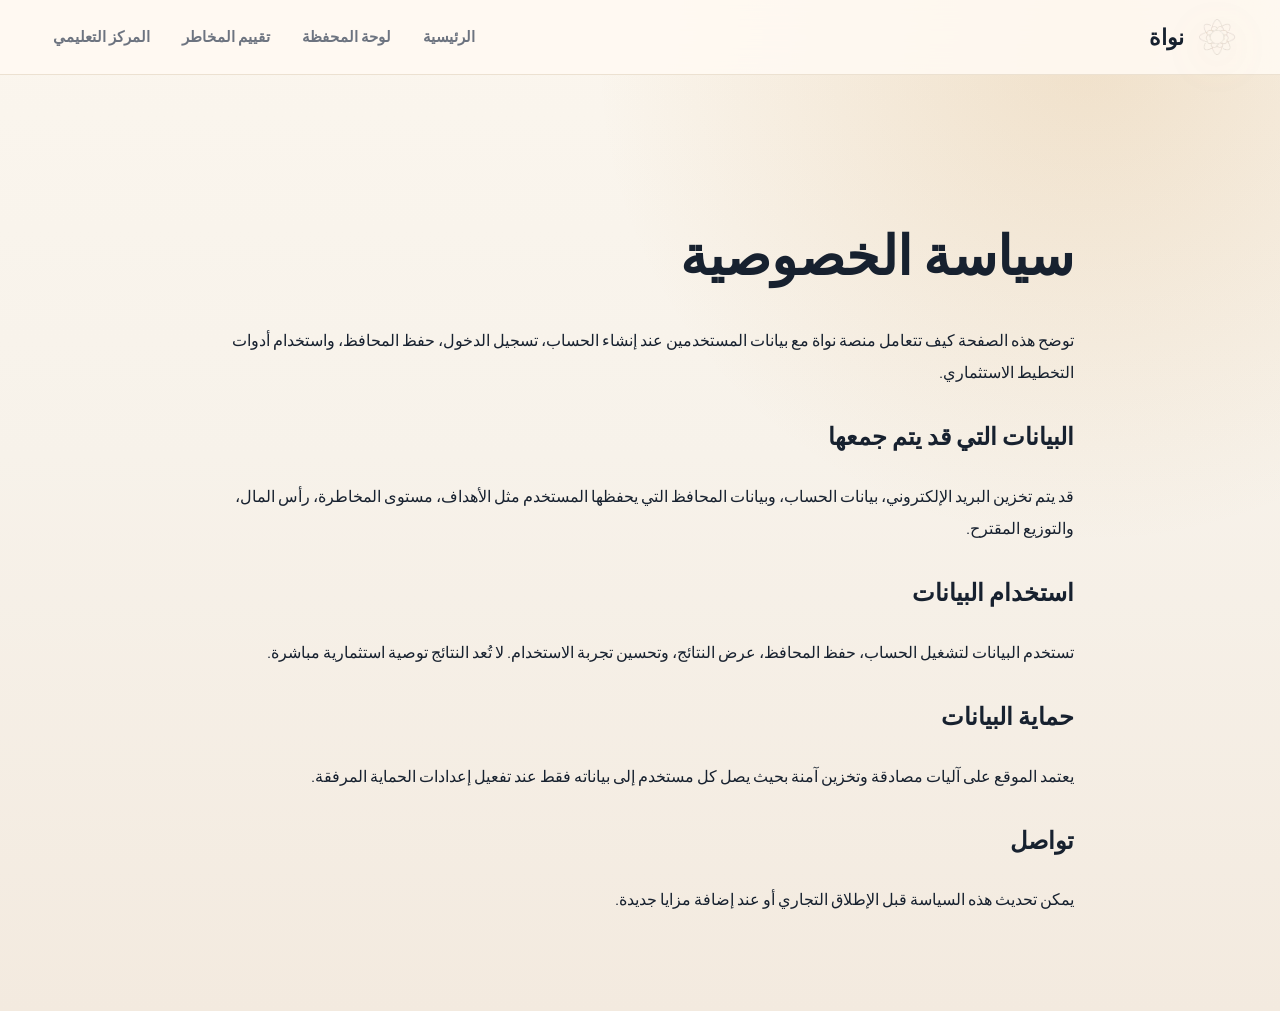
<file: privacy.html>
<!doctype html>
<html lang="ar" dir="rtl">
<head>
<meta charset="utf-8">
<meta name="viewport" content="width=device-width, initial-scale=1">
<title>سياسة الخصوصية | نواة</title>
<meta name="description" content="سياسة الخصوصية لمنصة نواة.">
<link rel="stylesheet" href="styles.css">
<link rel="icon" type="image/png" href="nawa-logo.png">
</head>
<body>
<header class="site-header"><a class="brand" href="index.html"><img class="brand-logo" src="nawa-logo.png" alt="شعار نواة"><span class="brand-name">نواة</span></a><nav class="main-nav"><a href="index.html">الرئيسية</a><a href="builder.html">لوحة المحفظة</a><a href="risk.html">تقييم المخاطر</a><a href="learn.html">المركز التعليمي</a></nav></header>
<main class="legal-page">
<section class="premium-card legal-card">
<h1>سياسة الخصوصية</h1>
<p>توضح هذه الصفحة كيف تتعامل منصة نواة مع بيانات المستخدمين عند إنشاء الحساب، تسجيل الدخول، حفظ المحافظ، واستخدام أدوات التخطيط الاستثماري.</p>
<h2>البيانات التي قد يتم جمعها</h2>
<p>قد يتم تخزين البريد الإلكتروني، بيانات الحساب، وبيانات المحافظ التي يحفظها المستخدم مثل الأهداف، مستوى المخاطرة، رأس المال، والتوزيع المقترح.</p>
<h2>استخدام البيانات</h2>
<p>تستخدم البيانات لتشغيل الحساب، حفظ المحافظ، عرض النتائج، وتحسين تجربة الاستخدام. لا تُعد النتائج توصية استثمارية مباشرة.</p>
<h2>حماية البيانات</h2>
<p>يعتمد الموقع على آليات مصادقة وتخزين آمنة بحيث يصل كل مستخدم إلى بياناته فقط عند تفعيل إعدادات الحماية المرفقة.</p>
<h2>تواصل</h2>
<p>يمكن تحديث هذه السياسة قبل الإطلاق التجاري أو عند إضافة مزايا جديدة.</p>
</section>
</main>
</body></html>
</file>
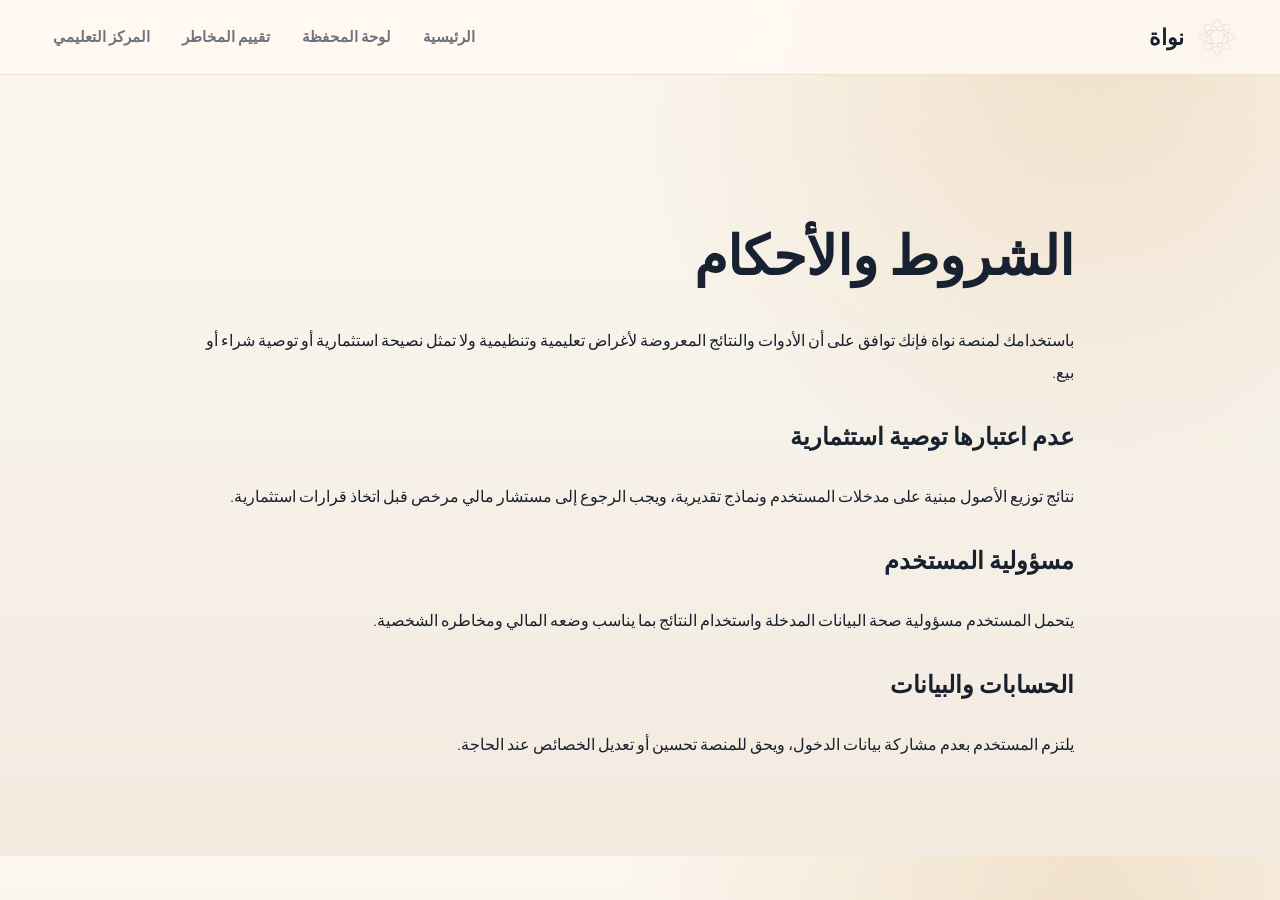
<file: terms.html>
<!doctype html>
<html lang="ar" dir="rtl">
<head>
<meta charset="utf-8">
<meta name="viewport" content="width=device-width, initial-scale=1">
<title>الشروط والأحكام | نواة</title>
<meta name="description" content="الشروط والأحكام لاستخدام منصة نواة.">
<link rel="stylesheet" href="styles.css">
<link rel="icon" type="image/png" href="nawa-logo.png">
</head>
<body>
<header class="site-header"><a class="brand" href="index.html"><img class="brand-logo" src="nawa-logo.png" alt="شعار نواة"><span class="brand-name">نواة</span></a><nav class="main-nav"><a href="index.html">الرئيسية</a><a href="builder.html">لوحة المحفظة</a><a href="risk.html">تقييم المخاطر</a><a href="learn.html">المركز التعليمي</a></nav></header>
<main class="legal-page">
<section class="premium-card legal-card">
<h1>الشروط والأحكام</h1>
<p>باستخدامك لمنصة نواة فإنك توافق على أن الأدوات والنتائج المعروضة لأغراض تعليمية وتنظيمية ولا تمثل نصيحة استثمارية أو توصية شراء أو بيع.</p>
<h2>عدم اعتبارها توصية استثمارية</h2>
<p>نتائج توزيع الأصول مبنية على مدخلات المستخدم ونماذج تقديرية، ويجب الرجوع إلى مستشار مالي مرخص قبل اتخاذ قرارات استثمارية.</p>
<h2>مسؤولية المستخدم</h2>
<p>يتحمل المستخدم مسؤولية صحة البيانات المدخلة واستخدام النتائج بما يناسب وضعه المالي ومخاطره الشخصية.</p>
<h2>الحسابات والبيانات</h2>
<p>يلتزم المستخدم بعدم مشاركة بيانات الدخول، ويحق للمنصة تحسين أو تعديل الخصائص عند الحاجة.</p>
</section>
</main>
</body></html>
</file>
<file: styles.css>
@import url('https://fonts.googleapis.com/css2?family=Manrope:wght@400;500;600;700;800&display=swap');
:root{--bg:#f7f2ea;--panel:#fffaf3;--ink:#17212f;--muted:#6d7480;--line:#eadfce;--blue:#315fce;--teal:#0a816d;--amber:#c2832b;--rose:#d26452;--violet:#7665d8;--cream:#fff7ea;--soft:#f0e6d7;--shadow:0 22px 55px rgba(65,48,30,.12);--radius:22px}*{box-sizing:border-box}html{scroll-behavior:smooth}body{margin:0;background:radial-gradient(circle at 85% 5%,rgba(194,131,43,.18),transparent 34%),linear-gradient(180deg,#fbf6ee 0%,#f7f2ea 45%,#f3eadf 100%);color:var(--ink);font-family:"Segoe UI",Tahoma,Arial,sans-serif;line-height:1.75}a{color:inherit;text-decoration:none}.site-header{position:sticky;top:0;z-index:20;display:flex;align-items:center;justify-content:space-between;gap:18px;padding:14px max(20px,calc((100% - 1200px)/2));background:rgba(255,250,243,.88);border-bottom:1px solid rgba(234,223,206,.9);backdrop-filter:blur(18px)}.brand{display:inline-flex;align-items:center;gap:10px;font-weight:900}.brand-logo{width:46px;height:46px;object-fit:contain;filter:drop-shadow(0 10px 20px rgba(194,131,43,.25))}.brand-name{font-size:1.35rem}.main-nav{display:flex;align-items:center;gap:6px;flex-wrap:wrap}.main-nav a,.header-cta{padding:9px 13px;border-radius:999px;color:var(--muted);font-weight:800;font-size:.95rem}.main-nav a.active,.main-nav a:hover{background:#efe4d4;color:var(--ink)}.header-cta{background:var(--ink);color:#fff;white-space:nowrap}.hero,.section,.dashboard-shell,.site-footer{width:min(1200px,calc(100% - 36px));margin-inline:auto}.hero{min-height:calc(100svh - 90px);display:grid;grid-template-columns:minmax(0,1.08fr) minmax(340px,460px);align-items:center;gap:58px;padding:58px 0}.hero-copy h1,.page-title h1,.dashboard-hero h1{margin:0;max-width:840px;font-size:clamp(2.45rem,6vw,5.1rem);line-height:1.06;letter-spacing:-.04em}.dashboard-hero h1,.page-title h1{font-size:clamp(2.1rem,4vw,3.8rem)}.eyebrow{margin:0 0 10px;color:var(--teal);font-weight:950;letter-spacing:.04em}.lead{max-width:730px;margin:18px 0 0;color:var(--muted);font-size:1.12rem}.compact{max-width:620px}.hero-actions,.risk-actions{display:flex;gap:12px;flex-wrap:wrap;margin-top:30px}.button{display:inline-flex;align-items:center;justify-content:center;gap:9px;min-height:48px;padding:11px 18px;border:1px solid var(--line);border-radius:999px;background:#fff;color:var(--ink);font:inherit;font-weight:900;cursor:pointer;transition:.18s}.button:hover{transform:translateY(-2px);box-shadow:0 14px 28px rgba(23,33,47,.12)}.button.primary{color:#fff;background:linear-gradient(135deg,var(--teal),var(--blue));border-color:transparent}.button.secondary{background:#fffaf3}.button svg,.feature-card svg,.type-card svg,.security-band svg,.trust-row svg,.tool-panel h2 svg{width:20px;height:20px}.trust-row{display:flex;gap:10px;flex-wrap:wrap;margin-top:26px}.trust-row span{display:inline-flex;align-items:center;gap:7px;padding:8px 12px;border:1px solid var(--line);border-radius:999px;background:rgba(255,250,243,.75);color:var(--muted);font-weight:800}.portfolio-visual,.tool-panel,.risk-result,.feature-card,.type-card,.security-band,.status-card,.disclosure-card{background:rgba(255,250,243,.94);border:1px solid var(--line);border-radius:var(--radius);box-shadow:var(--shadow)}.premium-card{padding:26px}.visual-topline,.result-heading,.chart-head{display:flex;align-items:center;justify-content:space-between;gap:14px}.visual-topline span,.visual-topline strong{font-weight:950}.allocation-ring{--stock:55;--safe:28;--real:10;--alt:7;width:220px;height:220px;margin:28px auto;display:grid;place-items:center;border-radius:50%;background:conic-gradient(var(--blue) 0 calc(var(--stock)*1%),var(--teal) 0 calc((var(--stock) + var(--safe))*1%),var(--amber) 0 calc((var(--stock) + var(--safe) + var(--real))*1%),var(--rose) 0 100%);position:relative}.allocation-ring:after{content:"";position:absolute;inset:24px;border-radius:50%;background:var(--panel);box-shadow:inset 0 0 0 1px var(--line)}.allocation-ring span{position:relative;z-index:1;font-weight:950}.allocation-ring.large{width:250px;height:250px;flex:0 0 auto}.visual-ledger{display:grid;gap:13px}.visual-ledger div,.allocation-item{--w:50%;display:grid;gap:7px}.visual-ledger div:after,.allocation-item b{content:"";display:block;width:var(--w);height:9px;border-radius:99px;background:var(--bar)}.visual-ledger div{grid-template-columns:1fr auto}.visual-ledger div:after{grid-column:1/-1}.mini-chart{height:82px;display:flex;align-items:end;gap:10px;margin:10px 0 22px}.mini-chart span{flex:1;border-radius:14px 14px 4px 4px;background:linear-gradient(180deg,var(--teal),var(--blue));opacity:.82}.mini-chart span:nth-child(1){height:38%}.mini-chart span:nth-child(2){height:52%}.mini-chart span:nth-child(3){height:45%}.mini-chart span:nth-child(4){height:68%}.mini-chart span:nth-child(5){height:78%}.mini-chart span:nth-child(6){height:92%}.feature-grid,.portfolio-types,.principle-grid{display:grid;grid-template-columns:repeat(4,1fr);gap:18px;padding:26px 0 48px}.feature-card,.type-card,.principle-grid article,.disclosure-card{padding:24px}.feature-card i,.feature-card svg,.type-card i,.type-card svg{display:grid;place-items:center;width:46px;height:46px;border-radius:16px;background:#efe4d4;color:var(--teal);margin-bottom:14px}.feature-card h2,.type-card h2,.security-band h2,.principles h2{margin:0 0 10px}.feature-card p,.type-card p,.security-band p,.principle-grid p,.notes p,.site-footer p{color:var(--muted);margin:0}.security-band{display:grid;grid-template-columns:1fr .9fr;gap:28px;align-items:center;padding:30px;margin-bottom:54px}.security-band ul{display:grid;gap:12px;margin:0;padding:0;list-style:none}.security-band li{display:flex;gap:9px;align-items:center;font-weight:850}.dashboard-shell{padding:34px 0 50px}.dashboard-hero{display:flex;justify-content:space-between;align-items:end;gap:22px;margin-bottom:22px}.status-card{padding:20px;min-width:260px}.status-card span,.status-card small{display:block;color:var(--muted)}.status-card strong{display:block;font-size:1.2rem;margin:5px 0}.dashboard-grid{display:grid;grid-template-columns:390px minmax(0,1fr);gap:22px;align-items:start}.tool-panel{padding:24px}.tool-panel h2{display:flex;align-items:center;gap:8px;margin:0 0 18px}.form-grid{display:grid;gap:14px}label,legend{font-weight:850}input,select{width:100%;margin-top:7px;padding:12px 13px;border:1px solid var(--line);border-radius:16px;background:#fff;color:var(--ink);font:inherit}fieldset{margin:0;padding:14px;border:1px solid var(--line);border-radius:18px}.segmented{display:grid;gap:8px;margin-top:8px}.segmented label,.question-list label{display:flex;align-items:center;gap:8px;padding:9px 11px;border-radius:14px;background:#fff}.segmented input,.question-list input{width:auto;margin:0}.score-pill{padding:9px 14px;border-radius:999px;background:#efe4d4;color:var(--teal);font-weight:950}.result-layout{display:flex;gap:24px;align-items:center}.allocation-list{display:grid;gap:12px;flex:1}.allocation-item header{display:flex;align-items:center;justify-content:space-between}.allocation-item b{font-size:0;color:transparent}.insight-strip{display:grid;grid-template-columns:repeat(3,1fr);gap:12px;margin:20px 0}.insight-strip div{padding:15px;border:1px solid var(--line);border-radius:18px;background:#fff}.insight-strip span{display:block;color:var(--muted);font-size:.9rem}.insight-strip strong{font-size:1.15rem}.chart-card{padding:18px;border:1px solid var(--line);border-radius:20px;background:#fff;margin:18px 0}.chart-card h3{margin:0}.chart-head span{color:var(--muted);font-weight:800}.notes{display:grid;gap:10px}.notes p{padding:12px 14px;border-right:4px solid var(--teal);background:#fff;border-radius:14px}.risk-page{display:grid;grid-template-columns:1fr 360px;gap:22px;padding:42px 0 54px}.page-title{grid-column:1/-1;padding:20px 0}.question-list{display:grid;gap:16px}.question-list fieldset{background:var(--panel);box-shadow:var(--shadow)}.risk-result{position:sticky;top:92px;padding:24px;align-self:start}.meter{height:14px;border-radius:99px;background:#efe4d4;overflow:hidden}.meter span{display:block;height:100%;width:var(--meter,10%);background:linear-gradient(90deg,var(--teal),var(--amber),var(--rose));border-radius:inherit}.portfolio-types{grid-template-columns:repeat(3,1fr)}.type-card dl{display:grid;grid-template-columns:1fr auto;gap:8px;margin:18px 0 0}.type-card dt{color:var(--muted)}.type-card dd{margin:0;font-weight:950}.principles{padding-bottom:34px}.principle-grid{grid-template-columns:repeat(4,1fr);padding:0}.principle-grid article{background:#fff;border:1px solid var(--line);border-radius:20px}.principle-grid span{display:inline-grid;place-items:center;width:38px;height:38px;border-radius:14px;background:#efe4d4;color:var(--teal);font-weight:950}.disclosure-card{margin-bottom:50px}.site-footer{padding:24px 0 34px;border-top:1px solid var(--line);text-align:center}@media(max-width:980px){.hero,.dashboard-grid,.risk-page,.security-band{grid-template-columns:1fr}.dashboard-hero{align-items:start;flex-direction:column}.feature-grid,.principle-grid{grid-template-columns:repeat(2,1fr)}.portfolio-types{grid-template-columns:1fr}.result-layout{flex-direction:column}.insight-strip{grid-template-columns:repeat(2,1fr)}.risk-result{position:static}}@media(max-width:640px){.site-header{align-items:flex-start;flex-direction:column}.header-cta{display:none}.hero{padding-top:30px}.feature-grid,.principle-grid,.insight-strip{grid-template-columns:1fr}.allocation-ring.large{width:210px;height:210px}.premium-card,.tool-panel{padding:18px}.main-nav a{font-size:.88rem;padding:7px 9px}}


*{
    font-family: 'Manrope', sans-serif !important;
}


/* Risk Assessment Layout Fix */
.risk-tab,
.risk-level,
.risk-assessment,
.risk-card {
    display: flex;
    align-items: center;
    justify-content: space-between;
    gap: 12px;
    flex-wrap: wrap;
}

.risk-tab span,
.risk-level span,
.risk-assessment span,
.risk-card span {
    line-height: 1.7;
    white-space: normal;
    text-align: right;
}

.risk-tab h3,
.risk-level h3,
.risk-assessment h3,
.risk-card h3 {
    font-size: 1rem;
    line-height: 1.6;
}

@media (max-width: 768px) {
    .risk-tab,
    .risk-level,
    .risk-assessment,
    .risk-card {
        flex-direction: column;
        align-items: flex-start;
    }
}


/* ===== Risk Assessment Redesigned ===== */

.risk-assessment-container,
.risk-assessment,
.risk-card,
.risk-item,
.risk-box {
    width: 100%;
}

.risk-card,
.risk-item,
.risk-box {
    background: rgba(255,255,255,0.04);
    border: 1px solid rgba(255,255,255,0.08);
    border-radius: 18px;
    padding: 18px 20px;
    margin-bottom: 14px;
    display: flex;
    flex-direction: column;
    align-items: flex-start;
    justify-content: center;
    gap: 10px;
}

.risk-card h3,
.risk-item h3,
.risk-box h3,
.risk-card h4,
.risk-item h4,
.risk-box h4 {
    font-size: 18px;
    font-weight: 700;
    line-height: 1.8;
    color: #ffffff;
    margin: 0;
    text-align: right;
}

.risk-card p,
.risk-item p,
.risk-box p,
.risk-card span,
.risk-item span,
.risk-box span {
    font-size: 15px;
    line-height: 2;
    color: rgba(255,255,255,0.72);
    text-align: right;
    width: 100%;
    word-break: break-word;
}

.risk-score,
.risk-badge {
    padding: 8px 14px;
    border-radius: 12px;
    background: linear-gradient(135deg,#f6d365,#fda085);
    color: #071120;
    font-weight: 700;
    font-size: 14px;
    align-self: flex-start;
}

@media (max-width: 768px) {
    .risk-card,
    .risk-item,
    .risk-box {
        padding: 16px;
        border-radius: 16px;
    }

    .risk-card h3,
    .risk-item h3,
    .risk-box h3 {
        font-size: 16px;
    }

    .risk-card p,
    .risk-item p,
    .risk-box p {
        font-size: 14px;
        line-height: 1.9;
    }
}


/* ===== Better Risk Assessment Tab Design ===== */
.risk-page-pro{
  grid-template-columns:minmax(0,1fr) 390px !important;
  gap:26px !important;
  align-items:start;
  padding-top:34px !important;
}

.risk-hero-pro{
  position:relative;
  padding:34px !important;
  border:1px solid rgba(234,223,206,.85);
  border-radius:28px;
  background:
    radial-gradient(circle at 12% 10%, rgba(194,131,43,.16), transparent 34%),
    linear-gradient(135deg, rgba(255,250,243,.96), rgba(245,236,222,.82));
  box-shadow:0 22px 55px rgba(65,48,30,.10);
  overflow:hidden;
}

.risk-hero-pro:after{
  content:"";
  position:absolute;
  left:-70px;
  top:-70px;
  width:190px;
  height:190px;
  border-radius:50%;
  background:rgba(10,129,109,.08);
}

.risk-hero-pro h1{
  max-width:820px;
  margin-bottom:10px;
}

.risk-hero-pills{
  display:flex;
  gap:10px;
  flex-wrap:wrap;
  margin-top:22px;
}

.risk-hero-pills span{
  display:inline-flex;
  align-items:center;
  gap:8px;
  padding:9px 13px;
  border-radius:999px;
  background:#fffaf3;
  border:1px solid var(--line);
  color:var(--ink);
  font-weight:850;
  box-shadow:0 10px 26px rgba(65,48,30,.06);
}

.risk-hero-pills svg{
  width:18px;
  height:18px;
  color:var(--teal);
}

.risk-question-grid{
  gap:18px !important;
}

.risk-question-card{
  position:relative;
  padding:24px !important;
  border-radius:24px !important;
  background:rgba(255,250,243,.95) !important;
  border:1px solid rgba(234,223,206,.95) !important;
  box-shadow:0 18px 42px rgba(65,48,30,.09) !important;
  transition:.2s ease;
}

.risk-question-card:hover{
  transform:translateY(-2px);
  box-shadow:0 24px 55px rgba(65,48,30,.12) !important;
}

.risk-question-card .question-number{
  display:inline-grid;
  place-items:center;
  width:42px;
  height:42px;
  border-radius:15px;
  background:#efe4d4;
  color:var(--teal);
  font-weight:950;
  margin-bottom:12px;
}

.risk-question-card legend{
  display:block;
  width:100%;
  margin-bottom:14px;
  font-size:1.08rem;
  line-height:1.8;
  font-weight:950;
  color:var(--ink);
}

.risk-question-card label{
  display:flex !important;
  align-items:center !important;
  gap:12px !important;
  min-height:48px;
  padding:12px 14px !important;
  margin-top:10px;
  border:1px solid transparent;
  border-radius:16px !important;
  background:#fff !important;
  color:var(--ink);
  cursor:pointer;
  transition:.18s ease;
}

.risk-question-card label:hover{
  border-color:rgba(10,129,109,.25);
  background:#fbf6ee !important;
}

.risk-question-card input[type="radio"]{
  appearance:none;
  width:20px !important;
  height:20px !important;
  margin:0 !important;
  border-radius:50%;
  border:2px solid #d6c7b3;
  background:#fff;
  flex:0 0 auto;
}

.risk-question-card input[type="radio"]:checked{
  border:6px solid var(--teal);
  box-shadow:0 0 0 4px rgba(10,129,109,.10);
}

.risk-question-card label:has(input[type="radio"]:checked){
  border-color:rgba(10,129,109,.35);
  background:linear-gradient(135deg,#ffffff,#f5eee4) !important;
}

.risk-question-card label span{
  color:var(--ink);
  line-height:1.7;
  font-weight:800;
}

.risk-result-pro{
  padding:26px !important;
  border-radius:28px !important;
  background:
    radial-gradient(circle at top left, rgba(49,95,206,.12), transparent 32%),
    rgba(255,250,243,.96) !important;
  border:1px solid rgba(234,223,206,.95) !important;
  box-shadow:0 24px 60px rgba(65,48,30,.13) !important;
}

.risk-result-top{
  display:flex;
  align-items:center;
  justify-content:space-between;
  gap:10px;
  margin-bottom:22px;
}

.risk-mini-label{
  color:var(--muted);
  font-weight:850;
}

.risk-badge-pro{
  padding:8px 12px;
  border-radius:999px;
  background:#17212f;
  color:#fff;
  font-size:.82rem;
  font-weight:900;
}

.risk-gauge{
  padding:18px;
  border-radius:22px;
  background:#fff;
  border:1px solid var(--line);
  margin-bottom:20px;
}

.risk-result-pro .meter{
  height:16px !important;
  background:#efe4d4 !important;
  border-radius:999px !important;
}

.risk-result-pro .meter span{
  width:var(--meter,10%) !important;
  background:linear-gradient(90deg,var(--teal),var(--amber),var(--rose)) !important;
}

.risk-gauge-labels{
  display:flex;
  justify-content:space-between;
  margin-top:9px;
  color:var(--muted);
  font-size:.84rem;
  font-weight:800;
}

.risk-result-pro h2{
  margin:10px 0 8px;
  font-size:2.1rem;
  line-height:1.25;
  color:var(--ink);
}

.risk-result-pro p{
  margin:0;
  color:var(--muted);
  line-height:1.9;
  font-weight:750;
}

.risk-summary-list{
  display:grid;
  gap:10px;
  margin:22px 0;
}

.risk-summary-list div{
  display:grid;
  grid-template-columns:95px 1fr;
  gap:10px;
  align-items:start;
  padding:12px 14px;
  border-radius:16px;
  background:#fff;
  border:1px solid var(--line);
}

.risk-summary-list strong{
  color:var(--ink);
  font-weight:950;
}

.risk-summary-list span{
  color:var(--muted);
  line-height:1.7;
  font-weight:750;
}

@media(max-width:980px){
  .risk-page-pro{
    grid-template-columns:1fr !important;
  }
  .risk-result-pro{
    position:static !important;
  }
}

@media(max-width:640px){
  .risk-hero-pro{
    padding:22px !important;
  }
  .risk-question-card{
    padding:18px !important;
  }
  .risk-summary-list div{
    grid-template-columns:1fr;
  }
}


/* ===== Risk Question Number Alignment Fix ===== */

.risk-question-card{
    display:flex !important;
    flex-direction:column;
}

.risk-question-card legend{
    display:flex !important;
    align-items:flex-start;
    gap:14px;
    padding:0;
    margin:0 0 16px 0 !important;
}

.risk-question-card .question-number{
    margin:0 !important;
    flex:0 0 auto;
}

.risk-question-card legend::before{
    content:'';
    display:none;
}



/* ===== Put Question Inside Options Box ===== */

.risk-question-card{
    padding-top:20px !important;
}

.risk-question-card legend{
    display:flex !important;
    align-items:center !important;
    gap:12px !important;
    background:#fff !important;
    border:1px solid rgba(234,223,206,.9);
    border-radius:16px;
    padding:14px 16px !important;
    margin-bottom:16px !important;
    line-height:1.9;
    box-shadow:0 8px 24px rgba(65,48,30,.05);
}

.risk-question-card .question-number{
    width:38px !important;
    height:38px !important;
    border-radius:12px !important;
    font-size:.9rem;
}



/* ===== Real Fix: Question Title Inside Risk Options Box ===== */
.risk-question-card{
    position: relative !important;
    display: block !important;
    padding: 22px !important;
    overflow: hidden !important;
}

.risk-question-card legend{
    display: none !important;
}

.risk-question-title{
    display: flex !important;
    align-items: center !important;
    gap: 12px !important;
    width: 100% !important;
    background: #ffffff !important;
    border: 1px solid rgba(234,223,206,.95) !important;
    border-radius: 16px !important;
    padding: 14px 16px !important;
    margin: 0 0 16px 0 !important;
    color: var(--ink) !important;
    font-size: 1.05rem !important;
    font-weight: 950 !important;
    line-height: 1.8 !important;
    box-shadow: 0 10px 24px rgba(65,48,30,.06) !important;
}

.risk-question-title .question-number{
    display: inline-grid !important;
    place-items: center !important;
    width: 40px !important;
    height: 40px !important;
    min-width: 40px !important;
    border-radius: 13px !important;
    background: #efe4d4 !important;
    color: var(--teal) !important;
    font-size: .9rem !important;
    font-weight: 950 !important;
    margin: 0 !important;
}

.risk-question-title + label{
    margin-top: 0 !important;
}

@media(max-width:640px){
    .risk-question-title{
        align-items: flex-start !important;
        font-size: .98rem !important;
        padding: 12px !important;
    }
}


/* ===== Advanced Performance Analysis ===== */

.performance-card{
    background: linear-gradient(180deg,#fffdf9,#f8f1e8) !important;
    border-radius: 30px !important;
    padding: 30px !important;
    border: 1px solid rgba(234,223,206,.95) !important;
    box-shadow: 0 24px 60px rgba(65,48,30,.10) !important;
}

.performance-head{
    margin-bottom: 24px;
}

.performance-head h3{
    font-size: 1.8rem;
    margin-bottom: 6px;
}

.performance-badge{
    background:#17212f;
    color:#fff;
    padding:10px 14px;
    border-radius:999px;
    font-size:.85rem;
    font-weight:900;
}

.performance-metrics{
    display:grid;
    grid-template-columns:repeat(3,1fr);
    gap:14px;
    margin-bottom:28px;
}

.metric-box{
    background:#fff;
    border:1px solid var(--line);
    border-radius:22px;
    padding:20px;
    box-shadow:0 10px 24px rgba(65,48,30,.05);
}

.metric-box small{
    display:block;
    color:var(--muted);
    margin-bottom:10px;
    font-weight:800;
}

.metric-box strong{
    font-size:2rem;
    color:var(--ink);
    font-weight:950;
}

.performance-chart{
    background:#fff;
    border:1px solid var(--line);
    border-radius:26px;
    padding:26px;
    margin-bottom:24px;
}

.chart-line{
    height:260px;
    display:flex;
    align-items:flex-end;
    gap:14px;
}

.chart-line span{
    flex:1;
    border-radius:18px 18px 8px 8px;
    background:linear-gradient(180deg,#315fce,#0a816d);
    box-shadow:0 12px 24px rgba(49,95,206,.18);
    position:relative;
    transition:.3s ease;
}

.chart-line span:hover{
    transform:translateY(-4px);
    opacity:.92;
}

.chart-line span:after{
    content:'';
    position:absolute;
    inset:0;
    background:linear-gradient(180deg,rgba(255,255,255,.22),transparent);
    border-radius:inherit;
}

.chart-labels{
    display:flex;
    justify-content:space-between;
    margin-top:18px;
    color:var(--muted);
    font-weight:850;
}

.performance-insights{
    display:grid;
    grid-template-columns:repeat(2,1fr);
    gap:16px;
}

.insight-item{
    background:#fff;
    border:1px solid var(--line);
    border-radius:22px;
    padding:20px;
}

.insight-item strong{
    display:block;
    margin-bottom:10px;
    font-size:1rem;
}

.insight-item p{
    margin:0;
    color:var(--muted);
    line-height:1.9;
}

@media(max-width:860px){
    .performance-metrics,
    .performance-insights{
        grid-template-columns:1fr;
    }

    .chart-line{
        height:200px;
    }
}

/* ===== Professional Portfolio Performance Chart V2 ===== */
.performance-pro-card{
  padding:28px !important;
  border-radius:28px !important;
  background:linear-gradient(180deg,#fffdf9,#f7efe3) !important;
  border:1px solid rgba(234,223,206,.98) !important;
  box-shadow:0 24px 60px rgba(65,48,30,.12) !important;
  overflow:hidden;
}

.performance-pro-head{
  margin-bottom:20px;
}

.performance-pro-head h3{
  margin:0 !important;
  font-size:1.7rem;
  line-height:1.4;
}

.performance-pro-head .eyebrow{
  margin:0 0 4px !important;
}

.forecast-chip{
  padding:9px 13px;
  border-radius:999px;
  background:#17212f;
  color:#fff !important;
  font-size:.82rem;
  font-weight:950;
  white-space:nowrap;
}

.forecast-kpis{
  display:grid;
  grid-template-columns:repeat(3,1fr);
  gap:12px;
  margin:20px 0;
}

.forecast-kpis article{
  background:#fff;
  border:1px solid var(--line);
  border-radius:20px;
  padding:16px;
  box-shadow:0 12px 28px rgba(65,48,30,.06);
}

.forecast-kpis span{
  display:block;
  color:var(--muted);
  font-size:.86rem;
  font-weight:850;
  margin-bottom:8px;
}

.forecast-kpis strong{
  display:block;
  color:var(--ink);
  font-size:1.45rem;
  font-weight:950;
  line-height:1.3;
}

.professional-chart-wrap{
  background:#fffaf3;
  border:1px solid var(--line);
  border-radius:24px;
  padding:14px;
  min-height:330px;
  box-shadow:inset 0 1px 0 rgba(255,255,255,.8);
}

#performance-chart{
  display:block;
  width:100%;
  height:300px;
  border-radius:18px;
}

.forecast-insights{
  display:grid;
  grid-template-columns:repeat(2,1fr);
  gap:12px;
  margin-top:16px;
}

.forecast-insights div{
  background:#fff;
  border:1px solid var(--line);
  border-radius:20px;
  padding:16px;
}

.forecast-insights strong{
  display:block;
  color:var(--ink);
  margin-bottom:8px;
  font-weight:950;
}

.forecast-insights p{
  margin:0;
  color:var(--muted);
  line-height:1.9;
}

@media(max-width:860px){
  .forecast-kpis,
  .forecast-insights{
    grid-template-columns:1fr;
  }

  .professional-chart-wrap{
    min-height:280px;
  }

  #performance-chart{
    height:250px;
  }
}

/* ===== Auth Frontend Pages ===== */
.auth-shell{width:min(1120px,calc(100% - 36px));margin:54px auto;display:grid;grid-template-columns:minmax(0,1fr) 420px;gap:24px;align-items:stretch}
.auth-card,.auth-side,.account-card{background:rgba(255,250,243,.95);border:1px solid var(--line);border-radius:28px;box-shadow:var(--shadow)}
.auth-card{padding:34px}.auth-copy h1{margin:0;font-size:clamp(2rem,4vw,3.4rem);line-height:1.15}.auth-copy p{max-width:650px;color:var(--muted);margin-top:12px}.auth-form{display:grid;gap:16px;margin-top:28px}.auth-form label{color:var(--ink)}.auth-form input{margin-top:8px}.auth-row{display:flex;align-items:center;justify-content:space-between;gap:12px;flex-wrap:wrap}.auth-check{display:flex!important;align-items:center;gap:9px;color:var(--muted)!important;font-weight:800}.auth-check input{width:auto;margin:0}.auth-check.full{align-items:flex-start}.auth-link,.auth-switch a{color:var(--teal);font-weight:900}.auth-submit{width:100%;margin-top:6px}.auth-switch{text-align:center;color:var(--muted);margin:8px 0 0}.auth-side{padding:30px;background:radial-gradient(circle at 20% 10%,rgba(10,129,109,.14),transparent 30%),linear-gradient(160deg,#fffaf3,#f1e5d5)}.auth-side-icon{width:64px;height:64px;border-radius:22px;display:grid;place-items:center;background:#17212f;color:#fff;margin-bottom:18px}.auth-side-icon svg{width:30px;height:30px}.auth-side h2{margin:0 0 12px;font-size:1.7rem}.auth-side p{color:var(--muted);line-height:1.9}.auth-benefits{display:grid;gap:10px;margin-top:22px}.auth-benefits span{display:flex;align-items:center;gap:10px;background:#fff;border:1px solid var(--line);border-radius:16px;padding:12px 14px;font-weight:850}.auth-benefits svg{width:18px;height:18px;color:var(--teal)}.account-grid{display:grid;grid-template-columns:repeat(3,1fr);gap:18px;margin-bottom:50px}.account-card{padding:24px}.account-card svg{width:34px;height:34px;color:var(--teal);margin-bottom:12px}.account-card h3{margin:0 0 8px}.account-card p{color:var(--muted)}@media(max-width:900px){.auth-shell,.account-grid{grid-template-columns:1fr}}

/* ===== Supabase Auth States ===== */
button:disabled{
  opacity:.65;
  cursor:not-allowed;
  transform:none!important;
}

#logout-button{
  margin-top:14px;
  width:100%;
}

/* ===== User Saved Portfolios ===== */
.result-actions{display:flex;align-items:center;gap:10px;flex-wrap:wrap}
#save-portfolio-button{min-height:42px;padding:9px 15px}
.saved-portfolios-section{margin:0 0 54px}
.section-heading{display:flex;justify-content:space-between;align-items:center;gap:16px;margin:26px 0 18px}
.section-heading h2{margin:0;font-size:2rem}
.saved-portfolios-list{display:grid;gap:16px}
.saved-portfolio-card,.empty-state{background:rgba(255,250,243,.95);border:1px solid var(--line);border-radius:24px;box-shadow:var(--shadow);padding:22px}
.saved-card-top{display:flex;align-items:flex-start;justify-content:space-between;gap:16px;margin-bottom:16px}
.saved-card-top h3{margin:0 0 4px}
.saved-card-top span,.saved-card-metrics span{color:var(--muted);font-weight:800}
.saved-card-top>strong{color:var(--teal);font-size:1.5rem}
.saved-card-metrics{display:grid;grid-template-columns:repeat(3,1fr);gap:12px}
.saved-card-metrics div{background:#fff;border:1px solid var(--line);border-radius:16px;padding:12px}
.saved-card-metrics strong{display:block;margin-top:4px}
@media(max-width:760px){.section-heading{align-items:flex-start;flex-direction:column}.saved-card-metrics{grid-template-columns:1fr}}

/* ===== Save Portfolio Session Fix ===== */
#save-portfolio-button:disabled{
  opacity:.7;
  cursor:not-allowed;
}

/* ===== Auth Header User Menu ===== */
.auth-header-actions{
  display:flex;
  align-items:center;
  gap:10px;
  position:relative;
}

.user-menu-wrapper{
  position:relative;
}

.user-menu-button{
  display:inline-flex;
  align-items:center;
  gap:8px;
  min-height:42px;
  padding:9px 13px;
  border:1px solid var(--line);
  border-radius:999px;
  background:#fffaf3;
  color:var(--ink);
  font:inherit;
  font-weight:900;
  cursor:pointer;
  box-shadow:0 10px 24px rgba(65,48,30,.08);
}

.user-avatar{
  width:28px;
  height:28px;
  display:inline-grid;
  place-items:center;
  border-radius:50%;
  background:#17212f;
  color:#fff;
  font-size:.85rem;
}

.user-dropdown{
  position:absolute;
  top:calc(100% + 10px);
  left:0;
  min-width:190px;
  background:#fffaf3;
  border:1px solid var(--line);
  border-radius:18px;
  box-shadow:0 22px 48px rgba(65,48,30,.16);
  padding:8px;
  z-index:999;
}

.user-dropdown a,
.user-dropdown button{
  width:100%;
  display:block;
  text-align:right;
  padding:11px 12px;
  border:0;
  border-radius:12px;
  background:transparent;
  color:var(--ink);
  font:inherit;
  font-weight:850;
  cursor:pointer;
}

.user-dropdown a:hover,
.user-dropdown button:hover{
  background:#efe4d4;
}

.logout-menu-button{
  color:#d26452!important;
}

@media(max-width:760px){
  .auth-header-actions{
    width:100%;
  }

  .user-menu-wrapper,
  .user-menu-button{
    width:100%;
  }

  .user-dropdown{
    right:0;
    left:auto;
  }
}

/* ===== Session Timeout Warning ===== */
.session-warning-box{
  position:fixed;
  bottom:24px;
  right:24px;
  width:min(360px,calc(100% - 32px));
  background:#fffaf3;
  border:1px solid var(--line);
  border-radius:22px;
  box-shadow:0 24px 60px rgba(65,48,30,.22);
  padding:18px;
  z-index:99999;
}

.session-warning-box strong{
  display:block;
  color:var(--ink);
  margin-bottom:6px;
  font-size:1.05rem;
}

.session-warning-box p{
  margin:0 0 12px;
  color:var(--muted);
  line-height:1.7;
}

.session-warning-box button{
  width:100%;
  border:0;
  border-radius:14px;
  padding:11px 14px;
  background:var(--teal);
  color:#fff;
  font:inherit;
  font-weight:900;
  cursor:pointer;
}

/* Portfolio CRUD */
.portfolio-actions{
  display:flex;
  gap:10px;
  margin-top:14px;
  flex-wrap:wrap;
}

.button.danger{
  background:#d26452;
  color:#fff;
  border-color:transparent;
}

.saved-portfolios-section{
  margin:40px 0;
}

.saved-portfolios-list{
  display:grid;
  gap:16px;
}

/* Supabase Email Password Reset Pages */
.local-reset-page{min-height:100vh;display:grid;place-items:center;padding:28px}
.local-reset-card{width:min(520px,100%);background:rgba(255,250,243,.96);border:1px solid var(--line);border-radius:28px;box-shadow:var(--shadow);padding:30px}
.reset-brand{margin-bottom:22px}
.local-reset-message{margin:16px 0;padding:12px 14px;border-radius:16px;border:1px solid var(--line);font-weight:800;line-height:1.8}
.local-reset-message.info{background:#fff;color:var(--muted)}
.local-reset-message.success{background:#edf8f3;color:var(--teal);border-color:rgba(10,129,109,.25)}
.local-reset-message.error{background:#fff1ef;color:#d26452;border-color:rgba(210,100,82,.25)}

/* Security helpers */
.nawa-honeypot{
  position:absolute!important;
  left:-9999px!important;
  width:1px!important;
  height:1px!important;
  overflow:hidden!important;
  opacity:0!important;
}

/* Launch legal pages */
.legal-page{padding:48px 24px;max-width:980px;margin:0 auto}.legal-card{padding:32px;line-height:2}.legal-card h1{font-size:clamp(32px,5vw,54px);margin-bottom:16px}.legal-card h2{margin-top:24px;font-size:24px}.auth-check a{color:var(--teal);font-weight:900;text-decoration:none}.auth-check a:hover{text-decoration:underline}
</file>
